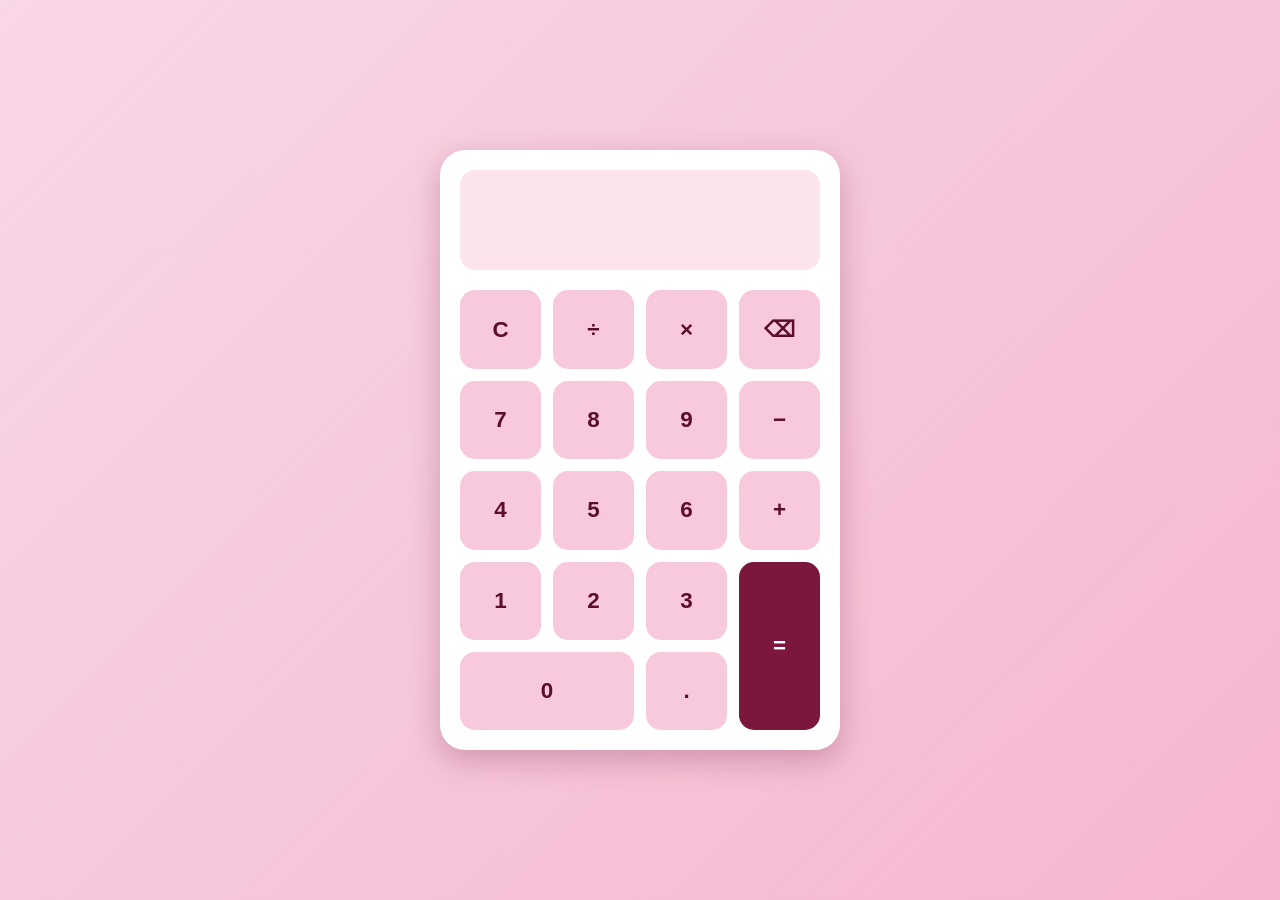
<file: semi-front/semi-front/GPT/index.html>
<!DOCTYPE html>
<html lang="pt-BR">
<head>
    <meta charset="UTF-8">
    <meta name="viewport" content="width=device-width, initial-scale=1.0">
    <title>Calculadora Fofa</title>
    <link rel="stylesheet" href="style.css">
</head>
<body>

    <div id="flores"></div>

    <div class="calculadora">
        <input type="text" id="display" readonly>

        <div class="botoes">
            <button onclick="limpar()">C</button>
            <button onclick="adicionar('/')">÷</button>
            <button onclick="adicionar('*')">×</button>
            <button onclick="apagar()">⌫</button>

            <button onclick="adicionar('7')">7</button>
            <button onclick="adicionar('8')">8</button>
            <button onclick="adicionar('9')">9</button>
            <button onclick="adicionar('-')">−</button>

            <button onclick="adicionar('4')">4</button>
            <button onclick="adicionar('5')">5</button>
            <button onclick="adicionar('6')">6</button>
            <button onclick="adicionar('+')">+</button>

            <button onclick="adicionar('1')">1</button>
            <button onclick="adicionar('2')">2</button>
            <button onclick="adicionar('3')">3</button>

            <button class="igual" onclick="calcular()">=</button>

            <button class="zero" onclick="adicionar('0')">0</button>
            <button onclick="adicionar('.')">.</button>
        </div>
    </div>

    <script src="script.js"></script>
</body>
</html>
</file>
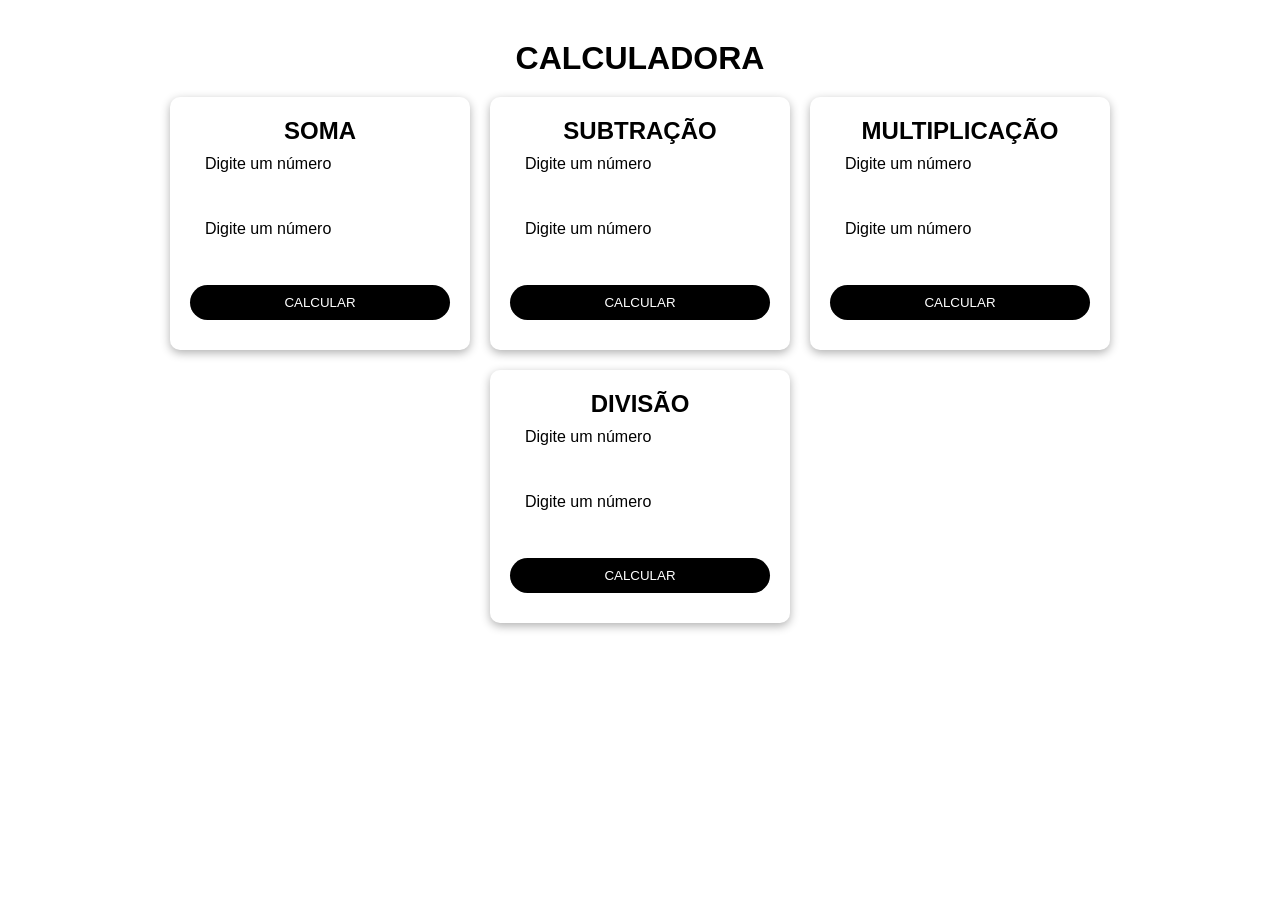
<file: semi-front/semi-front/inicial/index.html>
<!DOCTYPE html>
<html lang="en">
<head>
    <meta charset="UTF-8">
    <meta name="viewport" content="width=device-width, initial-scale=1.0">
    <title>Calculadora</title>
    <link rel="stylesheet" href="style.css">

</head>
<body>
    <h1>CALCULADORA</h1>
    <main>
        <div>
            <h2>SOMA</h2>
            <label for="numero 1">Digite um número</label>
            <input type="number" id="numero1">
            <label for="numero 2">Digite um número</label>
            <input type="number" id="numero2">
            <button onclick="somar()">CALCULAR</button>
            <p id="respSoma"></p>
        </div>
        <div>
            <h2>SUBTRAÇÃO</h2>
            <label for="numero 3">Digite um número</label>
            <input type="number" id="numero3">
            <label for="numero 4">Digite um número</label>
            <input type="number" id="numero4">
            <button onclick="sub()">CALCULAR</button>
            <p id="respSub"></p>
        </div>
        <div>
            <h2>MULTIPLICAÇÃO</h2>
            <label for="numero 5">Digite um número</label>
            <input type="number" id="numero5">
            <label for="numero 6">Digite um número</label>
            <input type="number" id="numero6">
            <button onclick="mult()">CALCULAR</button>
            <p id="respMult"></p>
        </div>
        <div>
            <h2>DIVISÃO</h2>
            <label for="numero 7">Digite um número</label>
            <input type="number" id="numero7">
            <label for="numero 8">Digite um número</label>
            <input type="number" id="numero8">
            <button onclick="div()">CALCULAR</button>
            <p id="respDiv"></p>
        </div>
    </main>

    <script src="script.js"></script>
</body>
</html>
</file>
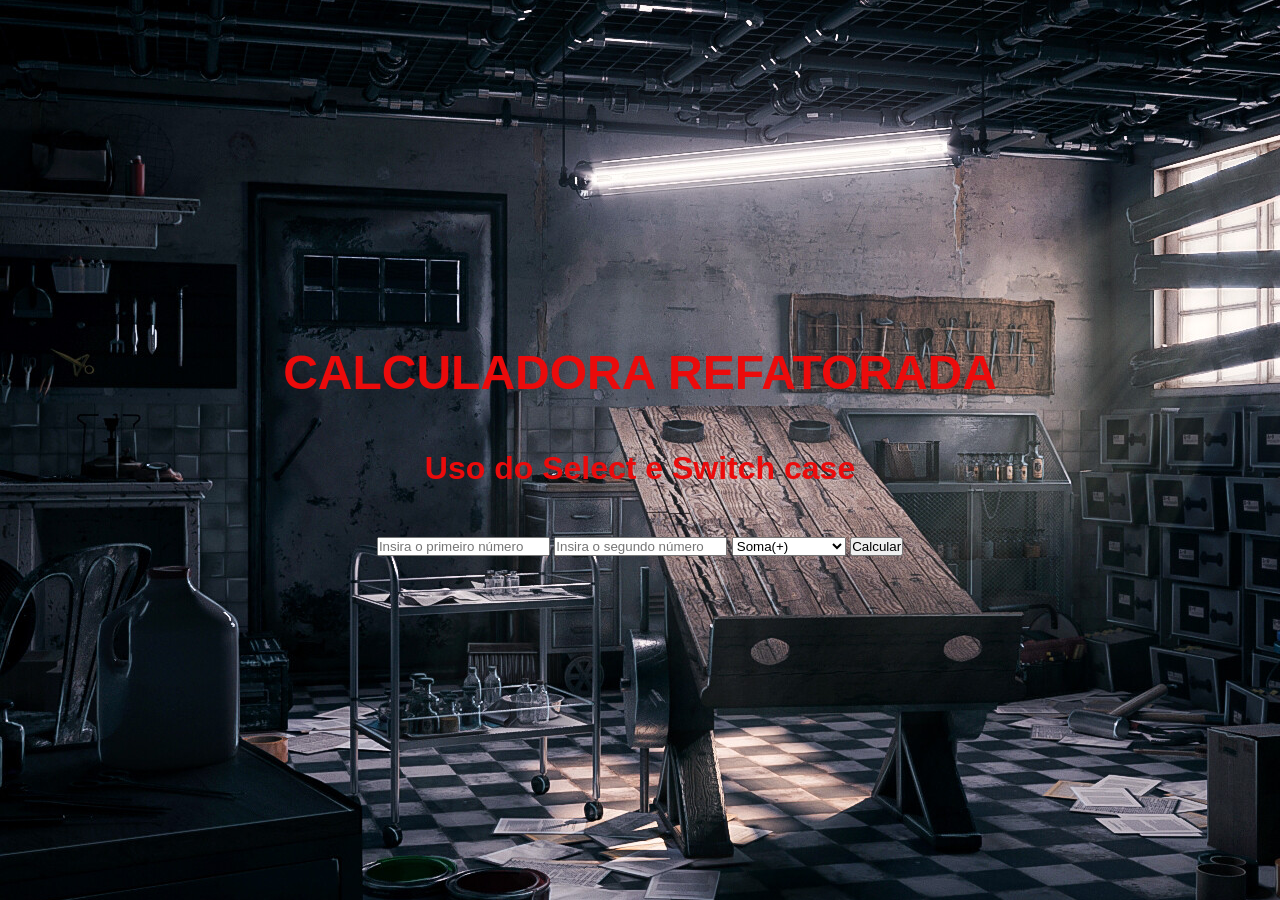
<file: semi-front/semi-front/ref/index.html>
<!DOCTYPE html>
<html lang="en">
<head>
    <meta charset="UTF-8">
    <meta name="viewport" content="width=device-width, initial-scale=1.0">
    <title>Document</title>
    <link rel="stylesheet" href="style.css">
</head>
<body>
    <h1>CALCULADORA REFATORADA</h1>
    <H2>Uso do Select e Switch case</H2>
    <main>
        <input type="number" placeholder="Insira o primeiro número" id="n1">
        <input type="number" placeholder="Insira o segundo número" id="n2">
        <select id="op">
            <option value="+">Soma(+) </option>
            <option value="-">Subtração(-)</option>
            <option value="*">Multiplicação(*)</option>
            <option value="/">Divisão(/)</option>
        </select>
        <button onclick="calc()">Calcular</button>
        <p id="res"></p>
    </main>
    <script src="script.js"></script>
</body>
</html>
</file>
<file: semi-front/semi-front/GPT/style.css>
*{
    margin:0;
    padding:0;
    box-sizing:border-box;
    font-family:Poppins,sans-serif;
}

body{
    height:100vh;
    display:flex;
    justify-content:center;
    align-items:center;
    background:linear-gradient(135deg,#f8d7e6,#f5b6cf);
    overflow:hidden;
    position:relative;
}

/* FLORES */

#flores{
    position:fixed;
    inset:0;
    pointer-events:none;
    z-index:1;
}

.flor{
    position:absolute;
    top:-50px;
    animation:cair linear forwards;
}

@keyframes cair{
    from{
        transform:translateY(-50px) rotate(0deg);
    }
    to{
        transform:translateY(110vh) rotate(360deg);
    }
}

/* CALCULADORA */

.calculadora{
    width:400px;
    height:600px;
    background:white;
    border-radius:25px;
    padding:20px;
    box-shadow:0 10px 30px rgba(92,13,45,.25);
    display:flex;
    flex-direction:column;
    position:relative;
    z-index:2;
}

#display{
    width:100%;
    height:100px;
    border:none;
    border-radius:15px;
    background:#fce4ec;
    color:#5c0d2d;
    font-size:2.2rem;
    text-align:right;
    padding:15px;
    margin-bottom:20px;
    font-weight:bold;
}

.botoes{
    flex:1;
    display:grid;
    grid-template-columns:repeat(4,1fr);
    gap:12px;
}

button{
    border:none;
    border-radius:15px;
    font-size:1.4rem;
    cursor:pointer;
    background:#f8c8dc;
    color:#5c0d2d;
    transition:.2s;
    font-weight:600;
}

button:hover{
    transform:translateY(-3px);
}

.igual{
    grid-row:span 2;
    background:#7b163d;
    color:white;
}

.zero{
    grid-column:span 2;
}
</file>
<file: semi-front/semi-front/inicial/style.css>
*{
    margin: 0;
    padding: 0;
    box-sizing: border-box;
    font-family: Arial, Helvetica, sans-serif;
}
h1{
    width: 100%;
    text-align: center;
    margin-top: 20px;
    margin-bottom: 20px;
}

body{
    overflow-x: hidden;
    min-height: 100vh;
    height: auto;
    padding: 20px;
}

main{
    display: flex;
    flex-direction: row;
    align-items: center;
    justify-content: center;
    flex-wrap: wrap;
    gap: 20px;
}

div{
    width: 300px;
    height: auto;
    border-radius: 10px;
    display: flex;
    flex-direction: column;
    justify-content: center;
    gap: 10px;
    padding: 20px;
    box-shadow: 0px 3px 10px rgba(0, 0, 0, 0.308);
}

label{
    margin-bottom: -8px;
    padding-left: 15px;
}

input{
    padding: 10px;
    border-radius: 999px;
    border: none;
}
 input:focus{
    color: grey;
    border: none;
}

h2{
    width: 100%;
    text-align: center;
}

button{
    padding: 10px;
    border-radius: 999px;
    background-color: black;
    color: white;
    transition: all 200ms ease-in-out;
    border: none;
}

button:hover{
    cursor: pointer;
    background-color: aliceblue;
    color: black; 
    
}
</file>
<file: semi-front/semi-front/ref/style.css>
*{
    padding: 0;
    margin: 0;
    box-sizing: border-box;
    font-family: Arial, Helvetica, sans-serif;   
}

body{
    background-image: url('./bg.jpg');
    background-repeat: no-repeat;
    background-position: center;
    background-attachment: fixed;
    min-width: 100vh;
    min-height: 100vh;
    height: auto;
    display: flex;
    align-items: center;
    justify-content: center;
    flex-direction: column;
    gap: 50px;
    color: rgb(235, 11, 11);
    text-shadow: rgb(0, 0, 0);
}

h1{
    font-size: 3rem;
}

h2{
    font-size: 2rem;
}
@media (width <= 1024px){
    body{
    background-image: url('./bg2.jpg');
}
}
</file>
